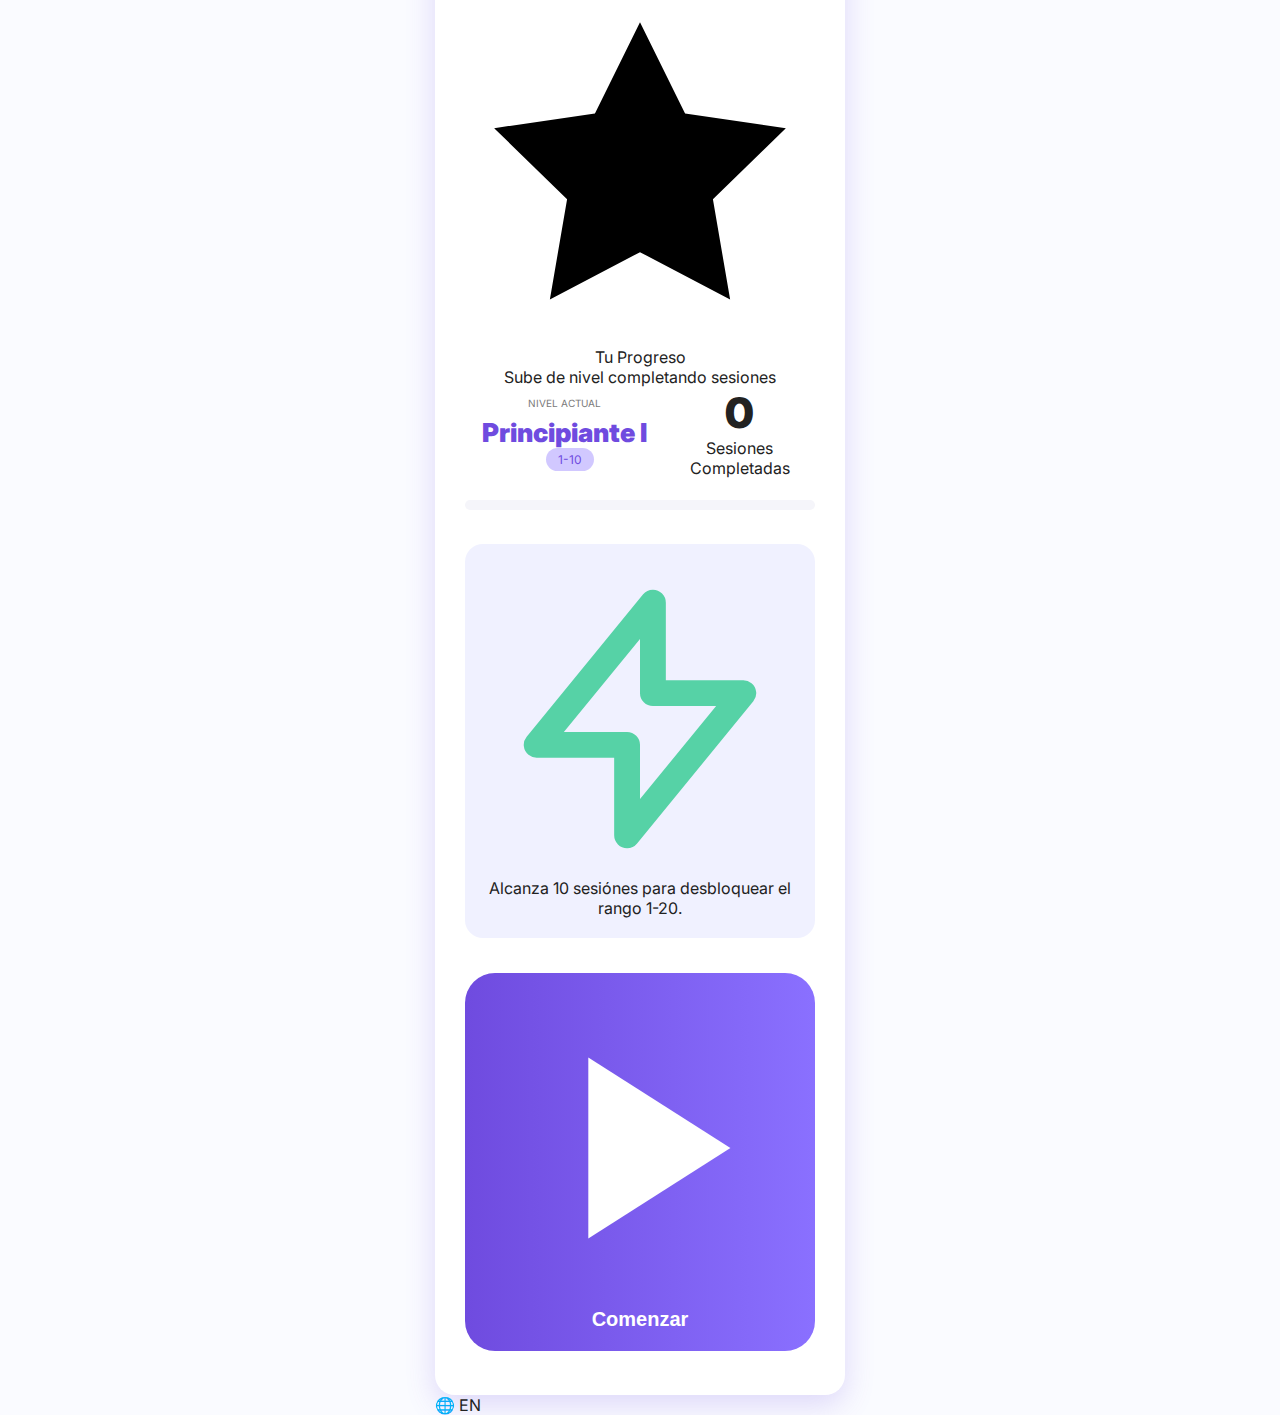
<file: index.html>
<!DOCTYPE html>
<html lang="es">
<head>
  <meta charset="UTF-8" />
  <meta name="viewport" content="width=device-width, initial-scale=1" />
  <title>Mameno</title>
  <link rel="stylesheet" href="styles.css" />
</head>
<body>
  <div id="app">
    <!-- Pantalla principal -->
    <div class="card" id="welcome-screen" role="main" aria-label="Pantalla principal Mameno">
      <div class="icon-container" aria-hidden="true" title="Logo Mameno – cerebro de costado en hexágono">
        <!-- Cerebro de Costado en Hexágono SVG -->
        <svg class="brain-hex-icon" xmlns="http://www.w3.org/2000/svg" viewBox="0 0 64 64" aria-hidden="true" focusable="false">
          <!-- Hexágono de fondo -->
          <polygon points="32,4 56,18 56,46 32,60 8,46 8,18" fill="var(--primary-light)" stroke="var(--primary)" stroke-width="2" />
          <!-- Cerebro de costado -->
          <path d="M20 20c-2 0-4 2-4 4v8c0 2 2 4 4 4h8c2 0 4-2 4-4v-8c0-2-2-4-4-4h-8zm12 0c-2 0-4 2-4 4v8c0 2 2 4 4 4h8c2 0 4-2 4-4v-8c0-2-2-4-4-4h-8z" fill="var(--primary)" />
          <path d="M24 28c-1 0-2 1-2 2s1 2 2 2 2-1 2-2-1-2-2-2zm16 0c-1 0-2 1-2 2s1 2 2 2 2-1 2-2-1-2-2-2z" fill="var(--primary)" />
        </svg>
      </div>
      <h1>Mameno</h1>
      <div class="subtitle">Entrena tu memoria de trabajo y velocidad de cálculo.</div>

      <!-- Resto del HTML igual -->
      <div class="progress-header">
        <svg viewBox="0 0 24 24" aria-hidden="true" focusable="false"><path d="M12 2L15.09 8.26L22 9.27L17 14.14L18.18 21.02L12 17.77L5.82 21.02L7 14.14L2 9.27L8.91 8.26L12 2Z"/></svg>
        Tu Progreso
      </div>
      <div class="progress-subtext">Sube de nivel completando sesiones</div>

      <div class="level-row" aria-label="Nivel actual y sesiones completadas">
        <div class="level-info">
          <div class="level-label">NIVEL ACTUAL</div>
          <div>
            <span class="level-name" id="level-current">Principiante I</span>
            <span class="level-range" id="level-range">1-10</span>
          </div>
        </div>
        <div class="sessions-info" aria-live="polite">
          <div class="sessions-number" id="sessions-completed">0</div>
          <div class="sessions-label">Sesiones Completadas</div>
        </div>
      </div>

      <div class="progress-bar-container" role="progressbar" aria-valuemin="0" aria-valuemax="100" aria-valuenow="0" aria-label="Progreso hacia el siguiente rango">
        <div class="progress-bar-fill" id="progress-bar-fill"></div>
      </div>

      <div class="next-challenge" id="next-challenge" aria-live="polite">
        <svg xmlns="http://www.w3.org/2000/svg" fill="none" viewBox="0 0 24 24" stroke="#56d2a6" stroke-width="2" stroke-linecap="round" stroke-linejoin="round"><path d="M13 10V3L4 14h7v7l9-11h-7z"/></svg>
        <div id="next-challenge-text">Alcanza 10 sesiones para desbloquear el rango 1-20.</div>
      </div>

      <button id="start-btn" aria-label="Comenzar Entrenamiento">
        <svg xmlns="http://www.w3.org/2000/svg" fill="white" viewBox="0 0 24 24"><path d="M8 5v14l11-7z"/></svg>
        Comenzar
      </button>
    </div>

    <!-- Pantalla Entrenamiento -->
    <div id="training-screen" role="main" aria-label="Pantalla de entrenamiento Mameno" style="display:none;">
      <div id="sequence-display" aria-live="polite" aria-atomic="true"></div>
      <div id="expression-display" aria-live="polite"></div>

      <div id="answer-input">
        <input type="number" id="user-answer" aria-label="Ingresa el resultado" placeholder="Ingresa el resultado" autocomplete="off" />
        <button id="submit-answer" aria-label="Enviar respuesta">Enviar</button>
      </div>

      <div id="result-text" role="alert" aria-live="assertive"></div>

      <button id="back-btn" aria-label="Volver a pantalla principal">← Volver</button>
    </div>

    <!-- Selector idioma -->
    <div id="lang-selector" aria-label="Cambiar idioma" role="button" tabindex="0" title="Cambiar idioma">🌐 EN</div>
  </div>

  <script src="script.js"></script>
</body>
</html>
</file>
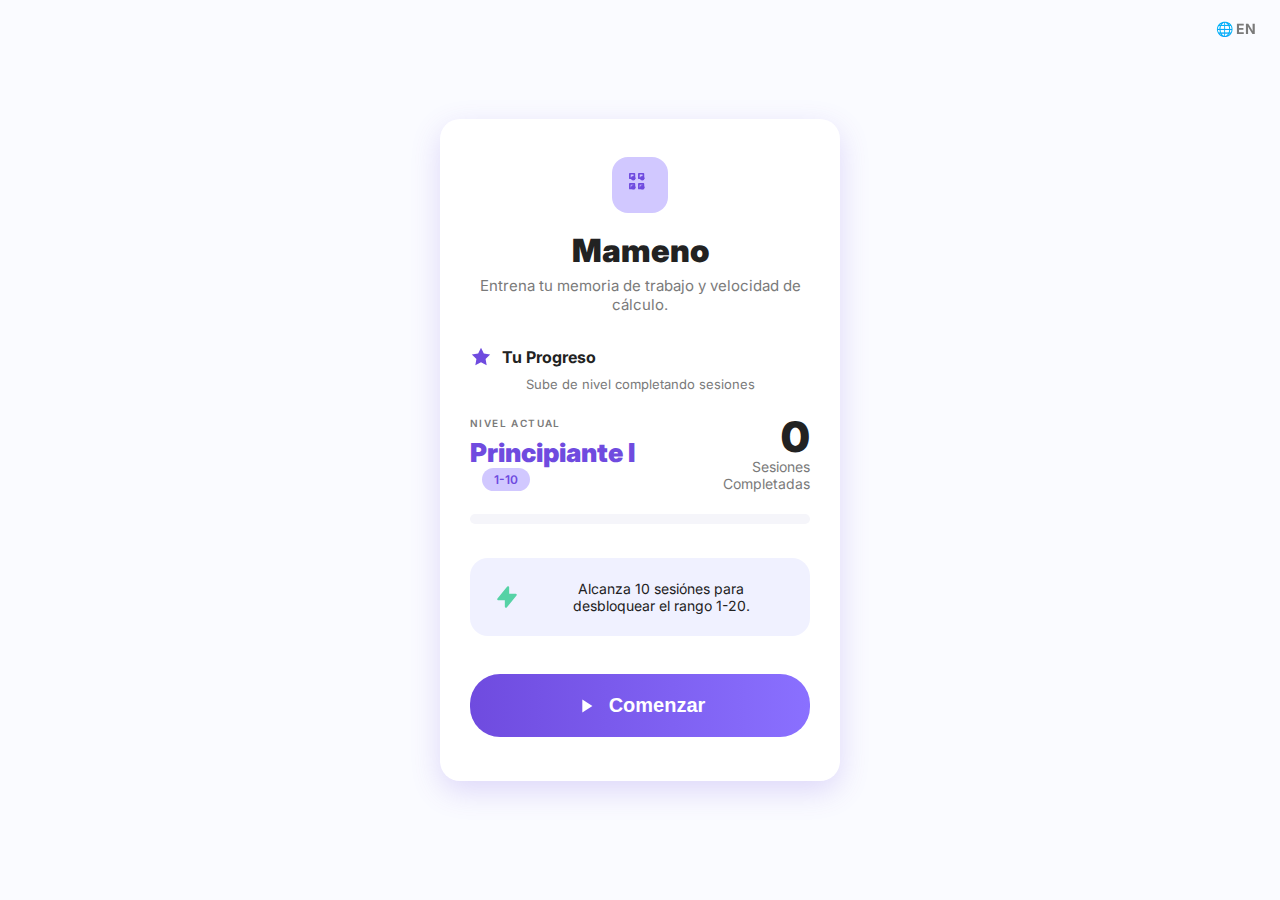
<file: mameno/index.html>
<!DOCTYPE html>
<html lang="es">
<head>
<meta charset="UTF-8" />
<meta name="viewport" content="width=device-width, initial-scale=1" />
<title>Mameno</title>
<style>
  @import url('https://fonts.googleapis.com/css2?family=Inter:wght@400;700&display=swap');

  :root {
    --primary: #6f4bdf;
    --primary-light: #d1c8ff;
    --gray-light: #f5f5fa;
    --gray-medium: #7a7a7a;
    --gray-dark: #222;
    --bg: #fafbff;
    --shadow: 0 10px 30px rgba(111, 75, 223, 0.20);
  }

  * {
    box-sizing: border-box;
  }

  body, html {
    margin: 0; padding: 0; height: 100%;
    background-color: var(--bg);
    font-family: 'Inter', sans-serif;
    color: var(--gray-dark);
    display: flex;
    justify-content: center;
    align-items: center;
  }

  #app {
    width: 400px;
  }

  .card, #training-screen {
    background: white;
    border-radius: 20px;
    box-shadow: var(--shadow);
    padding: 38px 30px 44px;
    text-align: center;
  }

  /* Logo cerebro rompecabezas */
  .icon-container {
    width: 56px;
    height: 56px;
    background: var(--primary-light);
    border-radius: 16px;
    margin: 0 auto 18px;
    display: flex;
    justify-content: center;
    align-items: center;
  }
  svg.puzzle-brain {
    width: 36px;
    height: 36px;
    fill: var(--primary);
  }

  h1 {
    font-weight: 900;
    font-size: 32px;
    margin: 0 0 6px;
  }

  .subtitle {
    font-weight: 400;
    font-size: 15px;
    color: var(--gray-medium);
    margin-bottom: 32px;
  }

  /* Progreso */
  .progress-header {
    font-weight: 700;
    font-size: 16px;
    color: var(--gray-dark);
    display: flex;
    align-items: center;
    gap: 10px;
    margin-bottom: 8px;
  }
  .progress-header svg {
    width: 22px;
    height: 22px;
    fill: var(--primary);
  }
  .progress-subtext {
    font-weight: 400;
    font-size: 13px;
    color: var(--gray-medium);
    margin-bottom: 24px;
  }

  /* Nivel y sesiones */
  .level-row {
    display: flex;
    justify-content: space-between;
    align-items: center;
    margin-bottom: 22px;
  }

  .level-info {
    text-align: left;
  }

  .level-label {
    font-weight: 600;
    font-size: 10px;
    color: var(--gray-medium);
    letter-spacing: 1.4px;
    text-transform: uppercase;
    margin-bottom: 8px;
  }

  .level-name {
    font-weight: 900;
    font-size: 26px;
    color: var(--primary);
    vertical-align: middle;
  }

  .level-range {
    display: inline-block;
    font-weight: 600;
    font-size: 12px;
    background-color: var(--primary-light);
    color: var(--primary);
    padding: 4px 12px;
    border-radius: 30px;
    margin-left: 12px;
    vertical-align: middle;
  }

  .sessions-info {
    text-align: right;
  }

  .sessions-number {
    font-weight: 900;
    font-size: 42px;
    color: var(--gray-dark);
    line-height: 1;
  }

  .sessions-label {
    font-weight: 400;
    font-size: 14px;
    color: var(--gray-medium);
    text-transform: capitalize;
  }

  /* Barra progreso */
  .progress-bar-container {
    width: 100%;
    height: 10px;
    background: var(--gray-light);
    border-radius: 14px;
    overflow: hidden;
    margin-bottom: 34px;
  }

  .progress-bar-fill {
    height: 10px;
    background: linear-gradient(90deg, #6f4bdf 0%, #8A70FF 100%);
    width: 0%;
    border-radius: 14px;
    transition: width 0.5s ease;
  }

  /* Siguiente desafío */
  .next-challenge {
    background: #f0f1ff;
    border-radius: 18px;
    padding: 22px 24px;
    font-weight: 400;
    font-size: 14px;
    color: var(--gray-dark);
    display: flex;
    align-items: center;
    gap: 16px;
    margin-bottom: 38px;
    user-select: none;
  }
  .next-challenge svg {
    width: 26px;
    height: 26px;
    fill: #56d2a6;
    flex-shrink: 0;
  }

  /* Botón comenzar */
  #start-btn {
    background: linear-gradient(90deg, #6f4bdf 0%, #8A70FF 100%);
    border: none;
    border-radius: 30px;
    width: 100%;
    padding: 20px;
    font-weight: 900;
    font-size: 20px;
    color: white;
    cursor: pointer;
    user-select: none;
    display: flex;
    justify-content: center;
    align-items: center;
    gap: 12px;
    transition: background-color 0.2s ease;
  }
  #start-btn:hover:not(:disabled) {
    background: linear-gradient(90deg, #5a39bb 0%, #7a52ff 100%);
  }
  #start-btn:disabled {
    opacity: 0.7;
    cursor: default;
  }

  #start-btn svg {
    width: 22px;
    height: 22px;
    fill: white;
  }

  /* Pantalla de entrenamiento */
  #training-screen {
    display: none;
    background: white;
    border-radius: 20px;
    box-shadow: var(--shadow);
    padding: 40px 36px 48px;
    text-align: center;
  }
  #sequence-display {
    font-size: 54px;
    font-weight: 900;
    min-height: 84px;
    color: var(--primary);
    margin-bottom: 40px;
  }

  #expression-display {
    font-size: 18px;
    font-weight: 700;
    color: var(--gray-dark);
    margin-top: 18px;
    word-wrap: break-word;
    min-height: 24px;
  }

  #answer-input {
    margin-top: 18px;
  }
  #user-answer {
    padding: 16px 22px;
    width: 200px;
    font-size: 26px;
    border-radius: 28px;
    border: 2px solid var(--primary);
    outline: none;
    font-weight: 900;
    text-align: center;
  }
  #submit-answer {
    padding: 16px 32px;
    margin-left: 16px;
    font-weight: 900;
    font-size: 22px;
    color: white;
    background: var(--primary);
    border: none;
    border-radius: 28px;
    cursor: pointer;
    transition: background-color 0.3s ease;
  }
  #submit-answer:hover {
    background: #5939bb;
  }

  #result-text {
    margin-top: 28px;
    font-weight: 900;
    font-size: 20px;
    min-height: 30px;
  }

  #back-btn {
    margin-top: 48px;
    background: transparent;
    border: none;
    color: var(--primary);
    font-weight: 700;
    font-size: 16px;
    cursor: pointer;
    letter-spacing: 1.2px;
  }

  /* Selector idioma */
  #lang-selector {
    position: fixed;
    top: 20px;
    right: 24px;
    font-weight: 700;
    font-size: 14px;
    color: var(--gray-medium);
    user-select: none;
    cursor: pointer;
  }
  #lang-selector:hover {
    color: var(--primary);
  }
</style>
</head>
<body>

<div id="app">
  <!-- Pantalla principal -->
  <div class="card" id="welcome-screen" role="main" aria-label="Pantalla principal Mameno">
    <div class="icon-container" aria-hidden="true" title="Logo Mameno – cerebro rompecabezas">
      <svg class="puzzle-brain" xmlns="http://www.w3.org/2000/svg" viewBox="0 0 64 64" aria-hidden="true" focusable="false" >
        <g fill="none" stroke="var(--primary)" stroke-width="3" stroke-linejoin="round" stroke-linecap="round">
          <path d="M14 12h8v8h-8z"/>
          <path d="M30 12h8v8h-8z"/>
          <path d="M14 30h8v8h-8z"/>
          <path d="M30 30h8v8h-8z"/>
          <circle cx="20" cy="20" r="4" fill="var(--primary)" stroke="none"/>
          <circle cx="36" cy="20" r="4" fill="var(--primary)" stroke="none"/>
          <circle cx="20" cy="36" r="4" fill="var(--primary)" stroke="none"/>
          <circle cx="36" cy="36" r="4" fill="var(--primary)" stroke="none"/>
        </g>
      </svg>
    </div>
    <h1>Mameno</h1>
    <div class="subtitle">Entrena tu memoria de trabajo y velocidad de cálculo.</div>

    <div class="progress-header">
      <svg viewBox="0 0 24 24" aria-hidden="true" focusable="false"><path d="M12 2L15.09 8.26L22 9.27L17 14.14L18.18 21.02L12 17.77L5.82 21.02L7 14.14L2 9.27L8.91 8.26L12 2Z"/></svg>
      Tu Progreso
    </div>
    <div class="progress-subtext">Sube de nivel completando sesiones</div>

    <div class="level-row" aria-label="Nivel actual y sesiones completadas">
      <div class="level-info">
        <div class="level-label">NIVEL ACTUAL</div>
        <div>
          <span class="level-name" id="level-current">Principiante I</span>
          <span class="level-range" id="level-range">1-10</span>
        </div>
      </div>
      <div class="sessions-info" aria-live="polite">
        <div class="sessions-number" id="sessions-completed">0</div>
        <div class="sessions-label">Sesiones Completadas</div>
      </div>
    </div>

    <div class="progress-bar-container" role="progressbar" aria-valuemin="0" aria-valuemax="100" aria-valuenow="0" aria-label="Progreso hacia el siguiente rango">
      <div class="progress-bar-fill" id="progress-bar-fill"></div>
    </div>

    <div class="next-challenge" id="next-challenge" aria-live="polite">
      <svg xmlns="http://www.w3.org/2000/svg" fill="none" viewBox="0 0 24 24" stroke="#56d2a6" stroke-width="2" stroke-linecap="round" stroke-linejoin="round"><path d="M13 10V3L4 14h7v7l9-11h-7z"/></svg>
      <div id="next-challenge-text">Alcanza 10 sesiones para desbloquear el rango 1-20.</div>
    </div>

    <button id="start-btn" aria-label="Comenzar">
      <svg xmlns="http://www.w3.org/2000/svg" fill="white" viewBox="0 0 24 24"><path d="M8 5v14l11-7z"/></svg>
      Comenzar
    </button>
  </div>

  <!-- Pantalla Entrenamiento -->
  <div id="training-screen" role="main" aria-label="Pantalla de entrenamiento Mameno" style="display:none;">
    <div id="sequence-display" aria-live="polite" aria-atomic="true"></div>
    <div id="expression-display" aria-live="polite"></div>

    <div id="answer-input">
      <input type="number" id="user-answer" aria-label="Ingresa el resultado" placeholder="Ingresa el resultado" autocomplete="off" />
      <button id="submit-answer" aria-label="Enviar respuesta">Enviar</button>
    </div>

    <div id="result-text" role="alert" aria-live="assertive"></div>

    <button id="back-btn" aria-label="Volver a pantalla principal">← Volver</button>
  </div>

  <!-- Selector idioma -->
  <div id="lang-selector" aria-label="Cambiar idioma" role="button" tabindex="0" title="Cambiar idioma">🌐 EN</div>
</div>

<script>
const levels = [
  { name: "Principiante I", range: "1-10", maxNum: 20, sessionsRequired: 10 },
  { name: "Principiante II", range: "1-20", maxNum: 20, sessionsRequired: 10 },
  { name: "Intermedio I",  range: "1-30", maxNum: 40, sessionsRequired: 20 },
  { name: "Intermedio II", range: "1-40", maxNum: 40, sessionsRequired: 20 },
  { name: "Avanzado",      range: "1-50", maxNum: 50, sessionsRequired: 20 },
  { name: "Experto",       range: "1-70", maxNum: 70, sessionsRequired: 20 },
  { name: "Maestro",       range: "1-99", maxNum: 99, sessionsRequired: 20 },
];

let progress = parseInt(localStorage.getItem("mamenoProgress")) || 0;
let currentLevelIndex = 0;
let correctAnswer = 0;
let sequenceNumbers = [];
let sequenceOperators = [];
let showingSequence = false;

const levelCurrentEl = document.getElementById("level-current");
const levelRangeEl = document.getElementById("level-range");
const sessionsCompletedEl = document.getElementById("sessions-completed");
const progressBarFill = document.getElementById("progress-bar-fill");
const nextChallengeText = document.getElementById("next-challenge-text");
const startBtn = document.getElementById("start-btn");
const langSelector = document.getElementById("lang-selector");
const welcomeScreen = document.getElementById("welcome-screen");
const trainingScreen = document.getElementById("training-screen");
const sequenceDisplay = document.getElementById("sequence-display");
const expressionDisplay = document.getElementById("expression-display");
const answerInput = document.getElementById("answer-input");
const userAnswerInput = document.getElementById("user-answer");
const submitAnswerBtn = document.getElementById("submit-answer");
const resultText = document.getElementById("result-text");
const backBtn = document.getElementById("back-btn");

function updateLevel() {
  let sumSessions = 0;
  for(let i=0; i < levels.length; i++) {
    sumSessions += levels[i].sessionsRequired;
    if(progress < sumSessions) {
      currentLevelIndex = i;
      return;
    }
  }
  currentLevelIndex = levels.length - 1;
}

function calculateLevelProgress() {
  let prevSum = 0;
  for(let i=0; i < currentLevelIndex; i++) prevSum += levels[i].sessionsRequired;
  let levelSessions = levels[currentLevelIndex].sessionsRequired;
  let progressLevel = progress - prevSum;
  return Math.min(100, (progressLevel / levelSessions)*100);
}

function updateProgressUI() {
  updateLevel();
  let level = levels[currentLevelIndex];
  levelCurrentEl.textContent = level.name;
  levelRangeEl.textContent = level.range;
  sessionsCompletedEl.textContent = progress;
  progressBarFill.style.width = calculateLevelProgress() + "%";

  if(currentLevelIndex < levels.length - 1) {
    let sumNeeded = 0;
    for(let i=0; i<=currentLevelIndex; i++) sumNeeded += levels[i].sessionsRequired;
    let toNext = sumNeeded - progress;
    nextChallengeText.textContent = `Alcanza ${toNext} sesión${toNext > 1 ? "es" : ""} para desbloquear el rango ${levels[currentLevelIndex + 1].range}.`;
  } else {
    nextChallengeText.textContent = "¡Has alcanzado el nivel máximo! Sigue practicando para mantener la maestría.";
  }
}

function saveProgress() {
  localStorage.setItem("mamenoProgress", progress);
}

function getRandomInt(min,max){
  return Math.floor(Math.random()*(max-min+1)) + min;
}

function generateSequence(numOps, maxNum) {
  let nums = [getRandomInt(1,maxNum)];
  let ops = [];
  let res = nums[0];

  for(let i=0; i < numOps; i++) {
    let op = Math.random() < 0.5 ? '+' : '-';
    let num = getRandomInt(1,maxNum);
    if(op === '-' && res - num < 0 && Math.random() < 0.8) {
      op = '+';
    }
    ops.push(op);
    nums.push(num);
    res = op === '+' ? res + num : res - num;
  }
  return {nums, ops, res};
}

function playBeep() {
  const ctx = new (window.AudioContext || window.webkitAudioContext)();
  const o = ctx.createOscillator();
  const g = ctx.createGain();
  o.type = 'sine';
  o.frequency.value = 800;
  g.gain.value = 0.1;
  o.connect(g);
  g.connect(ctx.destination);
  o.start(0);
  o.stop(ctx.currentTime + 0.15);
  o.onended = () => ctx.close();
}

async function showSequence(nums, ops){
  showingSequence = true;
  answerInput.style.display = "none";
  resultText.textContent = "";
  expressionDisplay.textContent = "";
  userAnswerInput.value = "";
  sequenceDisplay.textContent = "";

  for(let i=0; i < nums.length; i++) {
    sequenceDisplay.textContent = nums[i];
    playBeep();
    await delay(1000);
    if(i < ops.length){
      sequenceDisplay.textContent = ops[i];
      await delay(1000);
    }
  }
  sequenceDisplay.textContent = "";
  answerInput.style.display = "block";
  userAnswerInput.focus();
  showingSequence = false;
}

function delay(ms) {
  return new Promise(resolve => setTimeout(resolve, ms));
}

async function startChallenge() {
  if(showingSequence) return;
  startBtn.disabled = true;
  let numOps = Math.random() < 0.5 ? 8 : 10;
  let maxNum = levels[currentLevelIndex].maxNum;

  let seq = generateSequence(numOps, maxNum);
  sequenceNumbers = seq.nums;
  sequenceOperators = seq.ops;
  correctAnswer = seq.res;

  await showSequence(sequenceNumbers, sequenceOperators);

  startBtn.disabled = false;
}

function buildExpression(nums, ops) {
  let expr = "";
  for(let i=0; i < nums.length; i++){
    expr += nums[i];
    if(i < ops.length) expr += " " + ops[i] + " ";
  }
  return expr;
}

function checkAnswer() {
  let val = userAnswerInput.value.trim();
  if(val === "") {
    resultText.style.color = "red";
    resultText.textContent = "Por favor ingresa un número.";
    return;
  }
  let userVal = Number(val);
  if(userVal === correctAnswer){
    resultText.style.color = "green";
    resultText.textContent = "¡Correcto! Bien hecho.";
    progress++;
    saveProgress();
    updateProgressUI();
    expressionDisplay.textContent = "";
  } else {
    resultText.style.color = "red";
    expressionDisplay.textContent = buildExpression(sequenceNumbers, sequenceOperators) + " = " + correctAnswer;
    resultText.textContent = "Respuesta incorrecta.";
  }
  answerInput.style.display = "none";
}

function goBack() {
  trainingScreen.style.display = "none";
  welcomeScreen.style.display = "block";
  userAnswerInput.value = "";
  sequenceDisplay.textContent = "";
  expressionDisplay.textContent = "";
  resultText.textContent = "";
  answerInput.style.display = "none";
}

startBtn.onclick = () => {
  welcomeScreen.style.display = "none";
  trainingScreen.style.display = "block";
  startChallenge();
};

submitAnswerBtn.onclick = checkAnswer;

userAnswerInput.addEventListener("keydown", function(e){
  if(e.key === "Enter") {
    checkAnswer();
  }
});

backBtn.onclick = goBack;

langSelector.onclick = () => {
  if(langSelector.textContent.trim() === "🌐 EN") {
    langSelector.textContent = "🌐 ES";
    alert("Cambio de idioma no implementado. Por ahora solo Español.");
  } else {
    langSelector.textContent = "🌐 EN";
    alert("Idioma principal Español. Cambio no activo.");
  }
};

updateProgressUI();
</script>

</body>
</html>
</file>
<file: styles.css>
@import url('https://fonts.googleapis.com/css2?family=Inter:wght@400;700&display=swap');

:root {
  --primary: #6f4bdf;
  --primary-light: #d1c8ff;
  --gray-light: #f5f5fa;
  --gray-medium: #7a7a7a;
  --gray-dark: #222;
  --bg: #fafbff;
  --shadow: 0 10px 30px rgba(111, 75, 223, 0.20);
}

* {
  box-sizing: border-box;
}

body, html {
  margin: 0; padding: 0; height: 100%;
  background-color: var(--bg);
  font-family: 'Inter', sans-serif;
  color: var(--gray-dark);
  display: flex;
  justify-content: center;
  align-items: center;
}

#app {
  width: 100%;
  max-width: 450px;
  padding: 0 20px;
}

.card, #training-screen {
  background: white;
  border-radius: 20px;
  box-shadow: var(--shadow);
  padding: 38px 30px 44px;
  text-align: center;
}

h1 {
  font-weight: 900;
  font-size: 32px;
  margin: 0 0 6px;
}

.subtitle {
  font-weight: 400;
  font-size: 15px;
  color: var(--gray-medium);
  margin-bottom: 32px;
}

.level-row {
  display: flex;
  justify-content: space-between;
  align-items: center;
  margin-bottom: 22px;
}

.level-label {
  font-size: 10px;
  color: var(--gray-medium);
  text-transform: uppercase;
  margin-bottom: 8px;
}

.level-name {
  font-size: 26px;
  font-weight: 900;
  color: var(--primary);
}

.level-range {
  font-size: 12px;
  background-color: var(--primary-light);
  color: var(--primary);
  padding: 4px 12px;
  border-radius: 30px;
  margin-left: 10px;
}

.sessions-number {
  font-size: 42px;
  font-weight: 900;
}

.progress-bar-container {
  width: 100%;
  height: 10px;
  background: var(--gray-light);
  border-radius: 14px;
  overflow: hidden;
  margin-bottom: 34px;
}

.progress-bar-fill {
  height: 10px;
  background: linear-gradient(90deg, #6f4bdf 0%, #8A70FF 100%);
  width: 0%;
  transition: 0.5s;
}

.next-challenge {
  background: #f0f1ff;
  padding: 20px;
  border-radius: 18px;
  margin-bottom: 35px;
}

#start-btn {
  background: linear-gradient(90deg, #6f4bdf, #8A70FF);
  color: white;
  border: none;
  width: 100%;
  padding: 20px;
  border-radius: 30px;
  font-size: 20px;
  font-weight: 900;
  cursor: pointer;
}

#sequence-display {
  font-size: 60px;
  font-weight: 900;
  color: var(--primary);
  height: 85px;
  margin-bottom: 35px;
}

#expression-display {
  font-size: 20px;
  font-weight: 700;
  min-height: 28px;
  margin-bottom: 20px;
}

/* NUEVO: checkbox ayuda visual */
#visual-aid-container {
  font-size: 16px;
  margin-bottom: 20px;
  display: flex;
  justify-content: center;
  gap: 8px;
}

#answer-input {
  margin-top: 20px;
}

#user-answer {
  padding: 16px 22px;
  width: 280px;
  font-size: 26px;
  border: 2px solid var(--primary);
  border-radius: 28px;
  text-align: center;
}

#submit-answer {
  padding: 16px 32px;
  font-size: 22px;
  background: var(--primary);
  color: white;
  border: none;
  border-radius: 28px;
  cursor: pointer;
}

#result-text {
  margin-top: 25px;
  font-size: 22px;
  font-weight: 900;
}

#back-btn {
  margin-top: 40px;
  background: transparent;
  border: none;
  color: var(--primary);
  font-size: 16px;
  cursor: pointer;
}

}
</file>
